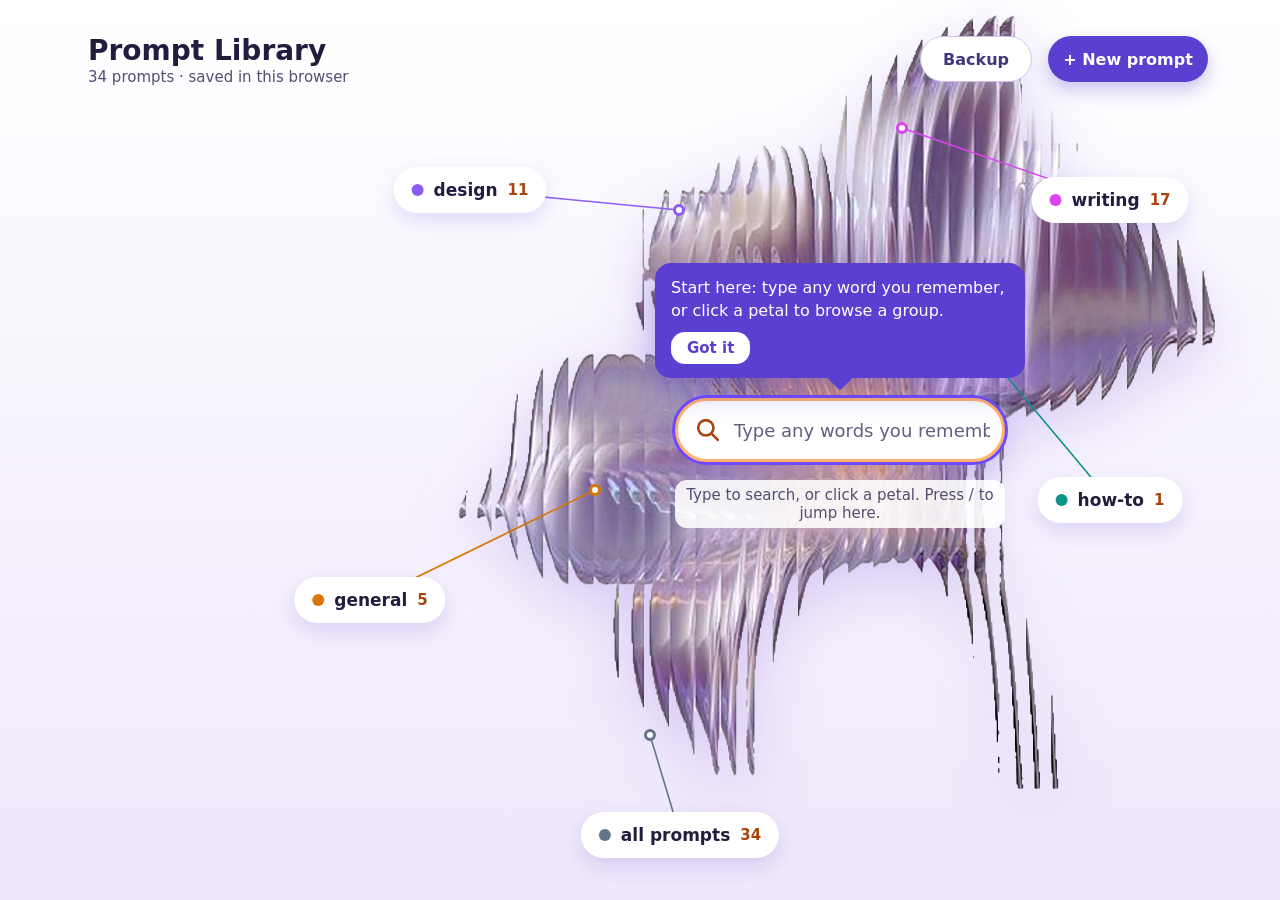
<file: index.html>
<!doctype html>
<html lang="en">
<head>
<meta charset="utf-8">
<meta name="viewport" content="width=device-width, initial-scale=1">
<title>Prompt Library</title>
<meta name="description" content="imprompto: a flower-shaped place to keep, search and copy your AI prompts. Everything stays in your own browser.">
<meta name="theme-color" content="#f3edfc">
<link rel="icon" href="data:image/svg+xml,%3Csvg xmlns='http://www.w3.org/2000/svg' viewBox='0 0 32 32'%3E%3Ccircle cx='16' cy='16' r='14' fill='%23c9b8f5'/%3E%3Ccircle cx='16' cy='16' r='7' fill='%23ffb26b'/%3E%3C/svg%3E">
<link rel="preload" as="image" href="assets/flower.webp" fetchpriority="high">
<style>
:root{color-scheme:light;--ink:#241c3f;--mute:#554d70;--acc:#a8450f;--line:#c25be6;--chip:#efe9fb;--chipink:#43357d;--brand:#5b3fd0}
*{box-sizing:border-box}
html{background:#f3edfc}
html,body{margin:0;height:100%;overflow:hidden;background:linear-gradient(#fff,#efe7fb);color:var(--ink);
  font-family:system-ui,"Segoe UI",Helvetica,sans-serif}
button,input,textarea{font-family:inherit}
button:active{transform:scale(.97)}
:focus-visible{outline:3px solid #6d4aff;outline-offset:2px}
.sr{position:absolute;width:1px;height:1px;overflow:hidden;clip:rect(0 0 0 0);white-space:nowrap}
@media (prefers-reduced-motion:reduce){*{transition:none!important;animation:none!important}}

/* The whole design lives on a fixed stage that is scaled to fit the window. */
#stage{position:absolute;left:0;top:0;width:1200px;height:900px;transform-origin:0 0}
#flower{position:absolute;left:373px;top:14px;width:816px;height:776px;pointer-events:none;
  filter:drop-shadow(0 16px 30px rgba(120,80,220,.25));animation:float 8s ease-in-out infinite alternate;will-change:transform}
@keyframes float{from{transform:translateY(0)}to{transform:translateY(-10px)}}
@keyframes pulse{0%,100%{opacity:.7;transform:scale(1)}50%{opacity:1;transform:scale(1.12)}}
@keyframes pop{from{opacity:0;scale:.85}}
@keyframes rowin{from{opacity:0;transform:translateY(8px)}}
#bloom{position:absolute;width:260px;height:260px;margin:-130px 0 0 -130px;border-radius:50%;pointer-events:none;opacity:0;
  background:radial-gradient(circle,var(--c,#8b5cf6),transparent 68%);transition:opacity .25s;mix-blend-mode:multiply}
#bloom.on{opacity:.42}
#lines{position:absolute;inset:0;width:100%;height:100%;pointer-events:none;overflow:visible}
.brand{position:absolute;left:48px;top:36px}
.brand h1{margin:0;font-size:28px;font-weight:800;line-height:1.1}
.brand span{font-size:15px;color:var(--mute)}
.hbtn{position:absolute;top:36px;height:46px;border-radius:23px;font-size:16px;font-weight:700;cursor:pointer;padding:0}
#new{left:1008px;width:160px;background:var(--brand);color:#fff;border:0;box-shadow:0 8px 18px rgba(91,63,208,.3)}
#bkbtn{left:880px;width:112px;background:#fff;border:1.5px solid #cfc3ee;color:var(--chipink)}

/* category labels on the petals (each has its own colour) */
.lab{position:absolute;height:46px;border-radius:23px;background:#fff;display:flex;align-items:center;gap:10px;
  padding:0 18px;font-size:17px;font-weight:700;cursor:pointer;border:0;color:var(--ink);
  transform:translate(-50%,-50%);box-shadow:0 8px 20px rgba(106,75,214,.18);transition:opacity .25s,box-shadow .2s;white-space:nowrap;
  animation:pop .5s backwards}
.lab b{width:12px;height:12px;border-radius:50%;background:var(--c)}
.lab i{font-style:normal;color:var(--acc);font-size:15px}
.lab:hover,.lab:focus-visible,.lab.on{box-shadow:0 0 0 2px var(--c),0 12px 24px rgba(106,75,214,.22)}
.dot{position:absolute;width:12px;height:12px;margin:-6px 0 0 -6px;border-radius:50%;background:#fff;border:3px solid var(--c);
  animation:pop .5s backwards;transition:box-shadow .25s,opacity .25s}
.dot.hot{box-shadow:0 0 0 7px color-mix(in srgb,var(--c) 30%,transparent)}
body.searching .lab,body.searching .dot,body.searching .hint,body.searching .tie,body.searching #coach{opacity:0;pointer-events:none}
.hint,.tie{transition:opacity .25s}

/* search bar sitting on the pollen */
#glow{position:absolute;left:680px;top:310px;width:240px;height:240px;border-radius:50%;
  background:radial-gradient(circle,rgba(255,185,138,.6),rgba(255,185,138,0) 70%);pointer-events:none;animation:pulse 4s ease-in-out infinite}
#bar{position:absolute;left:635px;top:398px;width:330px;height:64px;border-radius:32px;background:#fff;
  border:3px solid #ffb26b;display:flex;align-items:center;padding:0 10px 0 18px;gap:12px;box-shadow:0 12px 26px rgba(106,75,214,.2)}
#bar svg{flex:none}
#q{flex:1;min-width:0;border:0;outline:0;background:none;font-size:18px;color:var(--ink);font-weight:600}
#q::placeholder{color:#645d80;font-weight:400}
#bar:focus-within{box-shadow:0 0 0 3px #6d4aff,0 12px 26px rgba(106,75,214,.2)}
#clr{flex:none;width:38px;height:38px;border-radius:50%;border:0;background:var(--chip);color:var(--chipink);font-size:22px;line-height:1;cursor:pointer;display:none}
#clr.show{display:block}
.hint{position:absolute;background:rgba(255,255,255,.88);border-radius:12px;padding:6px 8px;left:635px;width:330px;top:480px;text-align:center;font-size:15px;color:var(--mute)}
#coach{position:absolute;left:615px;bottom:522px;width:370px;background:var(--brand);color:#fff;border-radius:16px;padding:14px 16px;font-size:16px;line-height:1.4;
  box-shadow:0 14px 30px rgba(91,63,208,.35);transition:opacity .25s;animation:pop .6s .6s backwards;display:none}
#coach.show{display:block}
#coach:after{content:"";position:absolute;left:50%;bottom:-9px;margin-left:-9px;width:18px;height:18px;background:var(--brand);transform:rotate(45deg);border-radius:3px}
#coach button{display:block;margin-top:10px;border:0;border-radius:14px;background:#fff;color:var(--brand);font-weight:700;font-size:15px;padding:7px 16px;cursor:pointer}

/* results box: joined to the pollen by a line, like the reference */
#box{position:absolute;left:48px;top:120px;width:400px;height:660px;background:rgba(255,255,255,.95);
  border:1.6px solid var(--line);opacity:0;transform:scale(.96);transform-origin:100% 0;pointer-events:none;
  transition:opacity .22s,transform .22s;display:flex;flex-direction:column}
#box.show{opacity:1;transform:none;pointer-events:auto}
#tab{position:absolute;left:-1.6px;top:-25px;height:24px;padding:0 12px;background:var(--line);color:#fff;
  font-size:14px;font-weight:700;letter-spacing:.5px;line-height:24px;white-space:nowrap}
#head{flex:none;padding:18px 18px 8px;font-size:13px;font-weight:700;letter-spacing:1.2px;color:var(--mute);text-transform:uppercase;
  white-space:nowrap;overflow:hidden;text-overflow:ellipsis}
#cats{flex:none;display:flex;gap:8px;padding:2px 14px 10px;overflow-x:auto}
#cats,#chips{scrollbar-width:none}
#cats::-webkit-scrollbar,#chips::-webkit-scrollbar{display:none}
.cb{flex:none;height:36px;border-radius:18px;border:1.5px solid #d9cff2;background:#fff;padding:0 14px;font-size:14px;font-weight:700;
  color:var(--ink);cursor:pointer;display:flex;align-items:center;gap:7px}
.cb b{width:10px;height:10px;border-radius:50%;background:var(--c,#64748b)}
.cb.on{background:var(--chipink);border-color:var(--chipink);color:#fff}
#list{overflow:auto;flex:1;padding:0 8px 8px}
.r{padding:14px 12px 10px;border-radius:12px;cursor:pointer;margin-bottom:2px;animation:rowin .28s backwards}
.r:hover,.r.cur{background:#f1e6fd}
.r .hd{display:flex;justify-content:space-between;gap:10px;align-items:baseline}
.r h3{margin:0;font-size:17px;font-weight:700;line-height:1.3}
.r .cp{flex:none;font-size:14px;font-weight:700;color:var(--acc);opacity:0}
.r:hover .cp,.r.cur .cp,.r.done .cp{opacity:1}
.r p{margin:5px 0 0;font-size:14px;line-height:1.45;color:var(--mute);display:-webkit-box;-webkit-line-clamp:2;-webkit-box-orient:vertical;overflow:hidden}
.r mark{background:none;color:var(--acc);font-weight:800}
.ft{display:flex;justify-content:space-between;align-items:center;gap:8px;margin-top:8px;min-height:34px}
.chips{display:flex;gap:6px;flex-wrap:wrap}
.chips span{background:var(--chip);color:var(--chipink);font-size:13px;padding:3px 10px;border-radius:12px}
.you{background:#ffe3cc!important;color:var(--acc)!important;font-weight:700}
.acts{flex:none;display:flex;gap:2px}
.act{border:0;background:none;color:var(--chipink);font-size:14px;font-weight:700;cursor:pointer;padding:6px 10px;border-radius:8px;text-decoration:underline}
.none{padding:26px 16px;color:var(--mute);font-size:16px;line-height:1.5}
.none .sug{display:flex;flex-wrap:wrap;gap:8px;margin-top:12px}
#foot{flex:none;padding:10px 16px 12px;font-size:13px;color:var(--mute);border-top:1px solid #efe7fb}

/* pop-up windows */
.ov{position:absolute;inset:0;background:rgba(36,28,63,.4);display:none;z-index:5;align-items:center;justify-content:center}
.ov.show{display:flex}
.dlg{width:520px;max-width:94%;background:#fff;border-radius:20px;padding:24px 26px;box-shadow:0 24px 60px rgba(60,30,140,.3);font-size:16px;animation:pop .2s}
.dlg h2{margin:0 0 12px;font-size:21px}
.dlg label{display:block;font-size:13px;font-weight:700;color:var(--mute);margin:12px 0 5px;letter-spacing:.5px}
.dlg input[type=text],.dlg textarea{width:100%;border:1.5px solid #d9cff2;border-radius:10px;padding:10px 12px;font-size:16px;color:var(--ink)}
.dlg textarea{height:150px;resize:vertical}
.btns{display:flex;gap:10px;align-items:center;margin-top:16px;flex-wrap:wrap}
.btn{border:0;border-radius:20px;padding:10px 20px;cursor:pointer;font-size:16px;font-weight:700;background:var(--chip);color:var(--chipink)}
.btn.main{background:var(--brand);color:#fff}
.err{color:#a3180f;font-size:14px;margin-top:6px;min-height:18px}
.dlg p{margin:0 0 6px;line-height:1.5;color:var(--mute)}
#toast{position:absolute;left:50%;bottom:50px;transform:translateX(-50%);background:var(--ink);color:#fff;padding:10px 18px;border-radius:18px;
  font-size:15px;opacity:0;transition:opacity .25s;pointer-events:none;z-index:6;max-width:90%;text-align:center}
#toast.show{opacity:1}

/* phone / small-window layout: a 420-wide stage, categories on top, flower, results underneath */
#chips{display:none}
html:has(body.mobile){overflow-x:hidden;overflow-y:auto;height:auto}
body.mobile{height:auto;min-height:100vh;overflow-x:hidden;overflow-y:auto;background:linear-gradient(#fff,#efe7fb) fixed}
body.mobile #flower{left:0;top:124px;width:420px;height:399px}
body.mobile #bloom{display:none}
body.mobile .brand{left:16px;top:14px}
body.mobile .brand h1{font-size:19px}
body.mobile .brand span{font-size:13px}
body.mobile .sv{display:none}
body.mobile .hbtn{top:12px;height:44px;font-size:15px}
body.mobile #new{left:268px;width:136px}
body.mobile #bkbtn{left:176px;width:84px}
body.mobile #glow{left:100px;top:218px;width:240px;height:240px}
body.mobile #bar{left:70px;top:306px;width:280px;height:64px}
body.mobile .lab,body.mobile .dot,body.mobile .hint,body.mobile .tie{display:none}
body.mobile #coach{left:50px;bottom:672px;width:320px;font-size:15px}
body.mobile #chips{display:flex;position:absolute;left:16px;top:70px;width:388px;gap:8px;overflow-x:auto;padding:2px 2px 8px}
.chipbtn{flex:none;height:44px;border-radius:22px;border:0;background:#fff;padding:0 16px;font-size:15px;font-weight:700;color:var(--ink);
  cursor:pointer;box-shadow:0 4px 10px rgba(106,75,214,.14);display:flex;align-items:center;gap:8px}
.chipbtn b{width:11px;height:11px;border-radius:50%;background:var(--c,#64748b)}
.chipbtn i{font-style:normal;color:var(--acc)}
.chipbtn.on{box-shadow:0 0 0 2px var(--c,#64748b)}
body.mobile #box{left:16px;top:544px;width:388px;height:400px;transform-origin:50% 0}
body.mobile .r .cp{opacity:1}
body.mobile .act{padding:11px 12px}
body.mobile #foot{display:none}
body.mobile .dlg{width:380px}
</style>
</head>
<body>
<main id="stage">
  <img id="flower" src="assets/flower.webp" alt="" width="583" height="554" fetchpriority="high">
  <div id="bloom" aria-hidden="true"></div>
  <svg id="lines" viewBox="0 0 1200 900" aria-hidden="true"></svg>
  <div class="brand"><h1>Prompt Library</h1><span id="total"></span></div>
  <button class="hbtn" id="bkbtn">Backup</button>
  <button class="hbtn" id="new">+ New prompt</button>
  <div id="labels"></div>
  <div id="chips" role="group" aria-label="Categories"></div>
  <div id="glow"></div>
  <div id="bar">
    <svg width="24" height="24" viewBox="0 0 22 22" fill="none" stroke="#a8450f" stroke-width="2.4" stroke-linecap="round" aria-hidden="true"><circle cx="9" cy="9" r="7"/><line x1="14.5" y1="14.5" x2="20" y2="20"/></svg>
    <input id="q" type="text" role="combobox" aria-controls="list" aria-expanded="false" aria-autocomplete="list" placeholder="Type any words you remember…" maxlength="200" autocomplete="off" spellcheck="false" aria-label="Search your prompts" autofocus>
    <button id="clr" aria-label="Clear search">&times;</button>
  </div>
  <div class="hint" id="hint">Type to search, or click a petal. Press / to jump here.</div>
  <div id="coach" role="status">Start here: type any word you remember, or click a petal to browse a group.<button id="coach-ok">Got it</button></div>
  <div id="box"><div id="tab"></div><div id="head"></div><div id="cats" role="group" aria-label="Filter by category"></div>
    <div id="list" role="listbox" aria-label="Results"></div>
    <div id="foot">↑ ↓ to move · Enter to copy · Esc to clear</div></div>
  <div class="sr" id="live" role="status" aria-live="polite"></div>

  <div class="ov" id="modal"><div class="dlg" role="dialog" aria-modal="true" aria-labelledby="ftitle">
    <h2 id="ftitle">New prompt</h2>
    <label for="f-title">TITLE</label><input type="text" id="f-title" maxlength="80" placeholder="e.g. Explain like I'm five">
    <label for="f-cat">CATEGORY</label><input type="text" id="f-cat" list="catlist" maxlength="30" placeholder="design, writing, general…"><datalist id="catlist"></datalist>
    <label for="f-tags">TAGS (SEPARATE WITH COMMAS)</label><input type="text" id="f-tags" placeholder="teaching, explain">
    <label for="f-text">PROMPT</label><textarea id="f-text" placeholder="Paste your prompt here…"></textarea>
    <div class="err" id="ferr" role="alert"></div>
    <div class="btns"><button class="btn main" id="f-save">Save</button><button class="btn" id="f-cancel">Cancel</button></div>
  </div></div>

  <div class="ov" id="bkmodal"><div class="dlg" role="dialog" aria-modal="true" aria-labelledby="btitle">
    <h2 id="btitle">Backup</h2>
    <p>Prompts you add are saved in this browser only. Download a backup to keep them safe, or load one to bring them back.</p>
    <div class="err" id="berr" role="alert"></div>
    <div class="btns"><button class="btn main" id="f-export">Download backup</button><button class="btn" id="f-import">Load backup</button><button class="btn" id="b-close">Close</button></div>
    <input type="file" id="f-file" accept="application/json" hidden>
  </div></div>
  <div id="toast" role="status"></div>
</main>
<script>
const BUILTIN = [{"title": "Abstract beverage can graphic", "category": "design", "tags": ["graphic-design", "image-gen", "packaging"], "text": "Continuous pattern vector print for a craft soda can, abstract liquid marbling in coral pink, sunny yellow, and turquoise blue, wavy organic fluid motion, Bauhaus influence, crisp vector details", "file": "prompts/design/abstract-beverage-can-graphic.md"}, {"title": "Cyberpunk event poster", "category": "design", "tags": ["graphic-design", "image-gen", "poster"], "text": "Retro-futuristic synthwave concert poster, a sleek sports car driving toward a neon grid horizon with a massive low-poly glowing sun, bold Japanese typography on sides, heavy grain, dramatic rim lighting in magenta and deep navy blue, 1980s VHS tape cover vibe", "file": "prompts/design/cyberpunk-event-poster.md"}, {"title": "Eco-friendly skincare packaging", "category": "design", "tags": ["graphic-design", "image-gen", "packaging"], "text": "Product photography shot of a luxury organic cosmetic bottle made of frosted amber glass with a raw oak cap, resting on smooth wet river stones surrounded by lush green moss, soft morning sunlight filtering through leaves, natural botanical aesthetic, 8k resolution studio setup", "file": "prompts/design/eco-friendly-skincare-packaging.md"}, {"title": "Isometric 3D web illustration", "category": "design", "tags": ["graphic-design", "image-gen", "ui"], "text": "Isometric 3D illustration of a modern smart city powered by green energy, featuring wind turbines, solar panel roofs, floating electric transport pods, vibrant color palette, claymation matte texture, studio lighting, clean background for web landing page", "file": "prompts/design/isometric-3d-web-illustration.md"}, {"title": "Mascot logo", "category": "design", "tags": ["graphic-design", "image-gen", "logo"], "text": "Dynamic e-sports team logo featuring a stylized cybernetic wolf head, sharp aggressive angles, glowing cyan and dark charcoal grey tone, bold athletic badge layout, clean vector graphic --no text", "file": "prompts/design/mascot-logo.md"}, {"title": "Minimalist tech monogram", "category": "design", "tags": ["graphic-design", "image-gen", "logo"], "text": "Minimalist vector logo for a modern AI tech startup named 'Aether', geometric letter A intertwined with a neural network node, flat design, sharp edges, blue and neon violet gradient, isolated on solid white background, high contrast, clean SVG style --no shadows, gradients photo realism", "file": "prompts/design/minimalist-tech-monogram.md"}, {"title": "Minimalist typographic layout", "category": "design", "tags": ["graphic-design", "image-gen", "poster"], "text": "Swiss style graphic design poster, abstract bold geometric shapes, high-contrast composition using electric orange, off-white, and deep jet black, grid-aligned structure, clean negative space, mid-century modern aesthetic, screen-printed texture", "file": "prompts/design/minimalist-typographic-layout.md"}, {"title": "Neumorphic mobile app card", "category": "design", "tags": ["graphic-design", "image-gen", "ui"], "text": "UI design element, 3D render of a soft neumorphic credit card floating in mid-air, smooth frosted glass texture, soft ambient shadows, subtle iridescent sheen, pastel lavender and mint green background, hyper-minimalist, sleek digital interface aesthetic", "file": "prompts/design/neumorphic-mobile-app-card.md"}, {"title": "Tips to master graphic design prompts", "category": "design", "tags": ["graphic-design", "tips", "midjourney"], "text": "- Specify the Medium/Style: Use terms like vector, 3D render, isometric, woodcut line-art, flat design, or Swiss style.\n- Define Lighting & Texture: Mention details like frosted glass, screen-printed texture, matte finish, studio lighting, or neon rim light.\n- Control Output with Negatives: Use negative prompts (--no in Midjourney/Flux) to exclude unwanted details like photorealistic lighting, complex backgrounds, or garbled text.", "file": "prompts/design/tips-to-master-graphic-design-prompts.md"}, {"title": "UI redesign from reference", "category": "design", "tags": ["ui", "svg", "redesign"], "text": "I think you can do better. [issues with old design]. redesign me the [application] using the reference. [what you like about reference]. output 2 svg mockup images.", "file": "prompts/design/ui-redesign-from-reference.md"}, {"title": "Vintage artisanal emblem", "category": "design", "tags": ["graphic-design", "image-gen", "logo"], "text": "Vintage retro emblem logo for a craft coffee roastery, featuring a detailed line-art engraving of a roaring bear holding a coffee branch, distressed woodcut texture, warm mahogany and cream color palette, hand-drawn typography framing the circular border, 19th-century aesthetic", "file": "prompts/design/vintage-artisanal-emblem.md"}, {"title": "Depth to task", "category": "general", "tags": ["rewrite", "prompt-improving"], "text": "I want a deeper version of this task, not a bigger one. Before rewriting it: (1) say what a top professional in this field would do here that I’m not asking for; (2) name the rawest material they would start from instead of what has already been digested for me; (3) name the specific methods and tools they would use; (4) say what, other than you or me, would show the result is right. Then rewrite my prompt to ask for exactly that.", "file": "prompts/general/depth-to-task.md"}, {"title": "Explanation examples and analogies", "category": "general", "tags": ["teaching", "explain"], "text": "You are an experienced teacher and can generate clear, accurate examples for students of concepts. I want you to ask me two questions: What concept do I want explained. Wait for me to answer and then ask me the second question: Who is the audience for the explanation? Then look up the concept and examples of the concept. Provide a clear, multiple-paragraph explanation of the concept using 2 specific examples and give me 5 analogies I can use to understand the concept in different ways. apply the skill after the questions @fast", "file": "prompts/general/explanation-examples-and-analogies.md"}, {"title": "Find sources for my paragraph", "category": "general", "tags": ["research", "writing", "sources"], "text": "Find sources to support my paragraph, give me the context and the links to verify relevance, weave the sources into my writing.", "file": "prompts/general/find-sources-for-my-paragraph.md"}, {"title": "Organising file tree structure", "category": "general", "tags": ["files", "organise"], "text": "Suggest a simple folder structure for these files, with no more than seven top-level folders. Show me the plan as a list of what would move where, and wait for my approval.", "file": "prompts/general/organising-file-tree-structure.md"}, {"title": "Syllabus designer", "category": "general", "tags": ["teaching", "curriculum"], "text": "You are an expert learning designer specializing in building curricula for classes that promote direct instruction, active learning, retrieval practice, formative assessment, low-stakes testing, making connections between concepts, uncovering misconceptions, and interleaving. First ask me what course I'm teaching, including subject matter. Wait for my response. Then ask what learning levels my students are (high school or college). Wait for my response. Then ask how many times my students and I will meet (have class) over the course of the semester and what topics I generally cover. Wait for my response. Then design a curriculum that makes sure students learn effectively.", "file": "prompts/general/syllabus-designer.md"}, {"title": "Edit an app database in BlueStacks via ADB", "category": "how-to", "tags": ["bluestacks", "adb", "sqlite", "android"], "text": "Path: C:\\ProgramData\\BlueStacks_nxt\\Engine\\Pie64\n\nExtract, Edit, and Push via ADB (Recommended). This approach bypasses file system limitations by pulling the database file directly out of the running emulator, editing it on your PC, and pushing it back.\n\n1. Enable ADB in BlueStacks: Settings -> Preferences, check \"Enable Android debugging (ADB)\". Note the port number (usually 5555).\n2. Pull the database file to your PC. In Command Prompt:\n\nadb connect 127.0.0.1:5555\nadb shell \"su -c 'cp /data/data/\u003cyour.app.package>/databases/love_db /sdcard/love_db'\"\nadb pull /sdcard/love_db C:\\Users\\YourUsername\\Desktop\\love_db\n\n(Replace \u003cyour.app.package> with the actual bundle ID of the app.)\n3. Edit the database: open love_db in an SQLite editor (such as DB Browser for SQLite), make your edits, and save.\n4. Push the updated file back:\n\nadb push C:\\Users\\YourUsername\\Desktop\\love_db /sdcard/love_db\nadb shell \"su -c 'cp /sdcard/love_db /data/data/\u003cyour.app.package>/databases/love_db'\"\n\n5. Verification: restart the app inside BlueStacks to confirm your modifications load correctly.", "file": "prompts/how-to/edit-an-app-database-in-bluestacks-via-adb.md"}, {"title": "3-act outline blueprint", "category": "writing", "tags": ["storyline", "plot"], "text": "Draft a detailed 3-Act plot outline for a story with the following premise: [Insert Premise]. Ensure the outline clearly marks:\n- Inciting Incident\n- Plot Point 1 (Point of No Return)\n- Midpoint (False Victory/Defeat & Shifting Stakes)\n- Plot Point 2 (All Hope Is Lost)\n- Climax and Resolution", "file": "prompts/writing/3-act-outline-blueprint.md"}, {"title": "Antagonist motivation", "category": "writing", "tags": ["storyline", "character"], "text": "Draft a character motivation for the antagonist of a story about [Brief Plot]. Avoid making them evil for the sake of evil. Frame their goal so that from their perspective, they are the hero trying to solve a valid problem using drastic measures.", "file": "prompts/writing/antagonist-motivation.md"}, {"title": "Ban AI tropes", "category": "writing", "tags": ["creative-writing", "style"], "text": "Do not use words like 'testament,' 'beacon,' 'tapestry,' or 'delve.' Avoid ending paragraphs with neat summary moral lessons.", "file": "prompts/writing/ban-ai-tropes.md"}, {"title": "Brainstorming obstacles", "category": "writing", "tags": ["creative-writing", "sparring"], "text": "Give me 5 non-cliché physical complications that could prevent my protagonist from leaving the room without raising the alarm.", "file": "prompts/writing/brainstorming-obstacles.md"}, {"title": "Chain-of-thought story steps", "category": "writing", "tags": ["creative-writing", "structure"], "text": "Step 1: Outline the 5 main story beats of the scene.\nStep 2: Generate 3 alternative twists for Beat 3.\nStep 3: Write only the opening sensory hook (50–100 words).\nStep 4: Iterate and expand.", "file": "prompts/writing/chain-of-thought-story-steps.md"}, {"title": "Character profile and fatal flaw", "category": "writing", "tags": ["storyline", "character"], "text": "Create a character profile for a [Role/Archetype] named [Name]. Focus on their internal contradiction: what is their core desire versus their deepest lie/flaw? Outline how this flaw will cause them to make a catastrophic decision in Act 2.", "file": "prompts/writing/character-profile-and-fatal-flaw.md"}, {"title": "Dialogue doctor", "category": "writing", "tags": ["creative-writing", "sparring"], "text": "Rewrite this dialogue exchange 3 ways: 1) where they are hiding a secret, 2) passive-aggressive, 3) fast-paced/clipped.", "file": "prompts/writing/dialogue-doctor.md"}, {"title": "Feed style passages", "category": "writing", "tags": ["creative-writing", "style"], "text": "Analyze the tone, sentence length, and sensory focus of the excerpt below. Then, write a scene about a train station delay using that exact style.\n\n[Insert 1-2 paragraphs of your favorite author or your own best writing]", "file": "prompts/writing/feed-style-passages.md"}, {"title": "High-tension scene beat sheet", "category": "writing", "tags": ["storyline", "scene"], "text": "I need to write a high-tension scene where [Character A] must [Goal] while [Character B] tries to [Opposing Goal]. Provide a scene beat sheet detailing:\n- Opening emotional state\n- The immediate physical or verbal obstacle\n- The escalating stakes mid-scene\n- The turn/realization\n- The cliffhanger or outcome that forces the next action", "file": "prompts/writing/high-tension-scene-beat-sheet.md"}, {"title": "Pacing and twist enhancer", "category": "writing", "tags": ["storyline", "scene"], "text": "Review this scene summary: [Insert Scene Summary]. Suggest 3 plot twists or narrative shifts that escalate the stakes, flip character power dynamics, or reveal a secret that changes the direction of the scene.", "file": "prompts/writing/pacing-and-twist-enhancer.md"}, {"title": "Premise generator", "category": "writing", "tags": ["storyline", "world-building"], "text": "Act as a narrative strategist. Combine the core theme of [Theme, e.g., corporate surveillance] with a genre mashup of [Genre 1] and [Genre 2]. Give me 3 high-concept plot premises, each with a unique central conflict, an inciting incident, and the core stakes for the protagonist.", "file": "prompts/writing/premise-generator.md"}, {"title": "Reverse interviewing (sunken colony ship)", "category": "writing", "tags": ["creative-writing", "interview"], "text": "I have an idea for a sci-fi story set on a sunken colony ship. Act as a investigative journalist interviewing me. Ask me 5 sharp, probing questions one by one to help me flesh out the social hierarchy, energy source, and main conflict of this world.", "file": "prompts/writing/reverse-interviewing-sunken-colony-ship.md"}, {"title": "Sensory layering", "category": "writing", "tags": ["creative-writing", "sparring"], "text": "Here is a flat scene: [Insert text]. Rewrite it focusing strictly on sound, smell, and tactile temperature, omitting visual descriptions.", "file": "prompts/writing/sensory-layering.md"}, {"title": "Setting and environment", "category": "writing", "tags": ["storyline", "world-building"], "text": "I am designing a setting called [Name/Type of Place]. Describe 5 sensory details of this world that reveal its social structure, history, or underlying tension without explicitly explaining it to the reader.", "file": "prompts/writing/setting-and-environment.md"}, {"title": "Subplot integration", "category": "writing", "tags": ["storyline", "plot"], "text": "Here is my main plot: [Brief summary]. Generate 3 distinct subplot options (e.g., romantic, betrayal, mystery, mentor-student) that run parallel to the main narrative and directly mirror or challenge the protagonist's central internal conflict.", "file": "prompts/writing/subplot-integration.md"}, {"title": "The brutal developmental editor", "category": "writing", "tags": ["creative-writing", "persona"], "text": "Act as an aggressive line editor. Read this scene and tell me where the pacing drags, where the dialogue sounds robotic, and which cliché tropes I should cut. Do not rewrite it for me—give me structural critique.", "file": "prompts/writing/the-brutal-developmental-editor.md"}, {"title": "The character psychologist", "category": "writing", "tags": ["creative-writing", "persona"], "text": "Act as a character psychologist. Interview me about my main character's childhood trauma so I can discover their subconscious motivations.", "file": "prompts/writing/the-character-psychologist.md"}];
const KEY = "promptlib.mine.v1", SEEN = "promptlib.seen.v1";
const uid = () => Date.now().toString(36) + Math.random().toString(36).slice(2, 8);
const str = v => (typeof v === "string" || typeof v === "number") ? String(v) : "";
const slug = v => str(v).trim().toLowerCase().replace(/\s+/g, "-");
/* turns anything (saved data, imported file) into a safe prompt, or null if it is not one */
function clean(p) {
  if (!p || typeof p !== "object" || Array.isArray(p)) return null;
  const title = str(p.title).trim(), text = str(p.text).trim();
  if (!title || !text) return null;
  const tags = (Array.isArray(p.tags) ? p.tags : []).map(slug).filter(Boolean);
  return { id: str(p.id) || uid(), title, category: slug(p.category) || "general", tags, text, mine: true };
}
let MINE = [];
function loadMine() {
  try { const j = JSON.parse(localStorage.getItem(KEY) || "[]"); MINE = (Array.isArray(j) ? j : []).map(clean).filter(Boolean); } catch (e) { MINE = []; }
}
loadMine();
const save = () => { try { localStorage.setItem(KEY, JSON.stringify(MINE)); return true; } catch (e) { return false; } };
const all = () => BUILTIN.concat(MINE);
const $ = id => document.getElementById(id);
const esc = s => s.replace(/[&<>"]/g, c => ({"&":"&amp;","<":"&lt;",">":"&gt;",'"':"&quot;"}[c]));
let cat = "";          // "" = no category chosen, "*" = every prompt, otherwise a category name
let cur = 0;           // which result row is highlighted

/* ---- fit the stage into the window (phones and short windows get their own layout) ---- */
const vw = () => document.documentElement.clientWidth || innerWidth;   // real visible width (innerWidth can be stretched on phones)
const isMobile = () => vw() < 700 || vw() < innerHeight * 0.9 || innerHeight < 560;
function fit() {
  const mobile = isMobile();
  document.body.classList.toggle("mobile", mobile);
  const W = mobile ? 420 : 1200, H = mobile ? 960 : 900, st = $("stage");
  st.style.width = W + "px"; st.style.height = H + "px";
  $("lines").setAttribute("viewBox", `0 0 ${W} ${H}`);
  $("q").placeholder = mobile ? "Type words you remember…" : "Type any words you remember…";
  const l = $("link");
  if (l) { const a = mobile ? [210, 370, 210, 544] : [448, 120, 635, 430]; ["x1", "y1", "x2", "y2"].forEach((k, i) => l.setAttribute(k, a[i])); }
  const s = mobile ? Math.min(vw() / W, 1.5) : Math.min(vw() / W, innerHeight / H);
  const x = (vw() - W * s) / 2, y = mobile ? 0 : (innerHeight - H * s) / 2;
  st.style.transform = `translate(${x}px,${y}px) scale(${s})`;
}
addEventListener("resize", fit);

/* ---- categories ---- */
const SPOTS = [                                   // petal positions: label (x,y) and the dot on the flower (dx,dy)
  { x: 430,  y: 190, dx: 639, dy: 210 },
  { x: 1070, y: 200, dx: 862, dy: 128 },
  { x: 330,  y: 600, dx: 555, dy: 490 },
  { x: 1070, y: 500, dx: 933, dy: 336 },
];
const ALLSPOT = { x: 640, y: 835, dx: 610, dy: 735 };
const ORDER = ["design", "writing", "general", "how-to"];
const PAL = ["#8b5cf6", "#d946ef", "#d97706", "#0d9488", "#2563eb", "#dc2626", "#65a30d", "#0891b2"];
const ln = $("lines");
function catList() {
  const D = all(), found = [...new Set(D.map(d => d.category))];
  const ord = [...ORDER.filter(c => found.includes(c)), ...found.filter(c => !ORDER.includes(c)).sort()];
  return ord.map((c, i) => ({ c, n: D.filter(d => d.category === c).length, color: PAL[i % PAL.length] }));
}
function toggleCat(c) { cat = cat === c ? "" : c; $("q").value = ""; render(); }
function bloom(on, dot, color) {
  const b = $("bloom"); if (on) { b.style.cssText = `left:${dot.dx}px;top:${dot.dy}px;--c:${color}`; }
  b.classList.toggle("on", on);
}
function renderLabels() {
  const cats = catList(), D = all();
  $("total").innerHTML = D.length + ' prompts<span class="sv"> · saved in this browser</span>';
  $("hint").textContent = D.length ? "Type to search, or click a petal. Press / to jump here." : "No prompts yet. Press “+ New prompt” to add your first one.";
  $("labels").innerHTML = ""; $("chips").innerHTML = "";
  let tieHtml = "", k = 0;
  const mk = (o, p, label, count, color) => {
    tieHtml += `<g class="tie"><line x1="${p.dx}" y1="${p.dy}" x2="${p.x}" y2="${p.y}" stroke="${color}" stroke-width="1.6"/></g>`;
    const delay = `animation-delay:${0.1 + 0.08 * k++}s`;
    const dot = document.createElement("div"); dot.className = "dot"; dot.style.cssText = `left:${p.dx}px;top:${p.dy}px;--c:${color};${delay}`;
    const b = document.createElement("button"); b.className = "lab"; b.dataset.c = o; b.style.cssText = `left:${p.x}px;top:${p.y}px;--c:${color};${delay}`;
    b.setAttribute("aria-label", `${label}, ${count} prompts`);
    b.innerHTML = `<b></b>${esc(label)} <i>${count}</i>`;
    b.onclick = () => toggleCat(o);
    const on = () => { dot.classList.add("hot"); bloom(true, p, color); }, off = () => { dot.classList.remove("hot"); bloom(false, p, color); };
    b.onmouseenter = b.onfocus = on; b.onmouseleave = b.onblur = off;
    $("labels").append(dot, b);
  };
  cats.slice(0, SPOTS.length).forEach((o, i) => mk(o.c, SPOTS[i], o.c, o.n, o.color));
  mk("*", ALLSPOT, "all prompts", D.length, "#64748b");
  [{ c: "*", n: D.length, color: "#64748b", label: "all" }, ...cats].forEach(o => {
    const ch = document.createElement("button"); ch.className = "chipbtn"; ch.dataset.c = o.c; ch.style.setProperty("--c", o.color);
    ch.innerHTML = `<b></b>${esc(o.label || o.c)}<i>${o.n}</i>`; ch.onclick = () => toggleCat(o.c); $("chips").append(ch);
  });
  ln.querySelectorAll(".tie").forEach(n => n.remove());
  ln.insertAdjacentHTML("afterbegin", tieHtml);
  $("catlist").innerHTML = cats.map(o => `<option value="${esc(o.c)}">`).join("");
}
ln.innerHTML = `<line id="link" x1="448" y1="120" x2="635" y2="430" stroke="#c25be6" stroke-width="1.8" opacity="0" style="transition:opacity .22s"/>`;
renderLabels(); fit();

/* ---- search (every word must match somewhere; tiny typos allowed) ---- */
function near(a, b) {                       // true if the words differ by one typo
  if (a === b) return true;
  if (Math.abs(a.length - b.length) > 1) return false;
  if (a.length === b.length) {
    let i = 0; while (i < a.length && a[i] === b[i]) i++;
    if (i === a.length) return true;
    if (a.slice(i + 1) === b.slice(i + 1)) return true;                                    // one wrong letter
    return a[i] === b[i + 1] && a[i + 1] === b[i] && a.slice(i + 2) === b.slice(i + 2);   // two letters swapped
  }
  const [s, l] = a.length < b.length ? [a, b] : [b, a];
  let i = 0; while (i < s.length && s[i] === l[i]) i++;
  return s.slice(i) === l.slice(i + 1);                                                    // one missing letter
}
const fold = s => String(s).normalize("NFD").replace(/[̀-ͯ]/g, "").toLowerCase();
const cache = new WeakMap();
function hay(item) {
  let h = cache.get(item);
  if (!h) {
    const title = fold(item.title), tags = fold(item.category + " " + item.tags.join(" ")), text = fold(item.text);
    h = { title, tags, text, words: [...new Set((title + " " + tags + " " + text).split(/[^a-z0-9']+/).filter(w => w.length >= 4))] };
    cache.set(item, h);
  }
  return h;
}
function score(item, terms) {
  const h = hay(item);
  let total = 0;
  for (const t of terms) {
    let s = 0;
    if (h.title.includes(t)) s = 5; else if (h.tags.includes(t)) s = 4; else if (h.text.includes(t)) s = 2;
    else if (t.length >= 4 && h.words.some(w => near(t, w))) s = 1;
    if (!s) return 0;
    total += s;
  }
  return total;
}
function hl(s, terms) {                       // highlight on the plain text, escape each piece afterwards
  const ts = terms.filter(t => t.length > 1).sort((a, b) => b.length - a.length);
  if (!ts.length) return esc(s);
  const re = new RegExp("(" + ts.map(t => t.replace(/[.*+?^${}()|[\]\\]/g, "\\$&")).join("|") + ")", "gi");
  return s.split(re).map((part, i) => i % 2 ? "<mark>" + esc(part) + "</mark>" : esc(part)).join("");
}

function render() {
  const raw = $("q").value.trim();
  const terms = [...new Set(fold(raw).split(/\s+/).filter(Boolean))].slice(0, 8).map(w => w.slice(0, 60));
  const active = !!(terms.length || cat);
  document.body.classList.toggle("searching", active);
  $("clr").classList.toggle("show", !!$("q").value);
  document.querySelectorAll(".lab,.chipbtn").forEach(l => { const on = l.dataset.c === cat; l.classList.toggle("on", on); l.setAttribute("aria-pressed", on); });
  $("box").classList.toggle("show", active);
  $("q").setAttribute("aria-expanded", active);
  $("link").setAttribute("opacity", active ? 1 : 0);
  if (!active) { $("q").removeAttribute("aria-activedescendant"); return; }

  const restrict = cat && cat !== "*";
  const rows = all().map(d => ({ d, s: terms.length ? score(d, terms) : 1 }))
    .filter(r => r.s && (!restrict || r.d.category === cat));
  if (terms.length) rows.sort((a, b) => b.s - a.s);

  $("tab").textContent = "results · " + rows.length;
  $("live").textContent = rows.length + (rows.length === 1 ? " result" : " results");
  $("head").textContent = terms.length ? `Best matches for “${raw}”` + (restrict ? ` in ${cat}` : "") : (restrict ? `Category · ${cat}` : "All prompts");
  const cl = catList();
  $("cats").innerHTML = "";
  [{ c: "*", color: "#64748b", label: "all" }, ...cl].forEach(o => {
    const on = o.c === "*" ? !restrict : cat === o.c;
    const b = document.createElement("button"); b.className = "cb" + (on ? " on" : ""); b.setAttribute("aria-pressed", on);
    b.style.setProperty("--c", o.color); b.innerHTML = `<b></b>${esc(o.label || o.c)}`;
    b.onclick = () => { cat = o.c; render(); };
    $("cats").append(b);
  });
  const list = $("list"); list.innerHTML = ""; list.scrollTop = 0; cur = 0;
  if (!rows.length) {
    list.innerHTML = '<div class="none">Nothing found. Try fewer or different words' + (cl.length ? ", or browse a group:" : ".") + '<div class="sug"></div></div>';
    cl.slice(0, 6).forEach(o => { const b = document.createElement("button"); b.className = "cb"; b.style.setProperty("--c", o.color); b.innerHTML = `<b></b>${esc(o.c)}`; b.onclick = () => { $("q").value = ""; cat = o.c; render(); }; list.querySelector(".sug").append(b); });
    $("q").removeAttribute("aria-activedescendant"); return;
  }
  rows.forEach(({ d }, i) => {
    const r = document.createElement("div");
    r.className = "r" + (i === 0 ? " cur" : ""); r.id = "r" + i; r.setAttribute("role", "option"); r.setAttribute("aria-selected", i === 0);
    r.style.animationDelay = Math.min(i, 8) * 25 + "ms";
    r.title = d.text.slice(0, 400);
    r.innerHTML = `<div class="hd"><h3>${hl(d.title, terms)}</h3><span class="cp">Copy</span></div>
      <p>${hl(d.text.replace(/\s+/g, " "), terms)}</p>
      <div class="ft"><div class="chips">${d.mine ? '<span class="you">yours</span>' : ""}${d.tags.map(t => `<span>${esc(t)}</span>`).join("")}</div>
      ${d.mine ? `<div class="acts"><button class="act" data-a="edit" aria-label="Edit ${esc(d.title)}">Edit</button><button class="act" data-a="del" aria-label="Delete ${esc(d.title)}">Delete</button></div>` : ""}</div>`;
    r.onclick = ev => {
      const btn = ev.target.closest && ev.target.closest("[data-a]"), a = btn && btn.dataset.a;
      if (a === "edit") return openForm(d);
      if (a === "del") { if (confirm("Delete this prompt?")) { MINE = MINE.filter(m => m.id !== d.id); save(); renderLabels(); render(); toast("Deleted"); } return; }
      copy(d.text, r);
    };
    list.appendChild(r);
  });
  $("q").setAttribute("aria-activedescendant", "r0");
}
function move(step) {                                    // arrow keys
  const rows = [...document.querySelectorAll("#list .r")]; if (!rows.length) return;
  cur = Math.max(0, Math.min(rows.length - 1, cur + step));
  rows.forEach((r, i) => { r.classList.toggle("cur", i === cur); r.setAttribute("aria-selected", i === cur); });
  rows[cur].scrollIntoView && rows[cur].scrollIntoView({ block: "nearest" });
  $("q").setAttribute("aria-activedescendant", rows[cur].id);
}
async function copy(text, row) {
  const cp = row.querySelector(".cp");
  try { await navigator.clipboard.writeText(text); cp.textContent = "Copied"; toast("Copied to clipboard"); }
  catch { cp.textContent = "Press Ctrl+C"; getSelection().selectAllChildren(row); }
  row.classList.add("done");
  setTimeout(() => { cp.textContent = "Copy"; row.classList.remove("done"); }, 1400);
}

/* ---- first-visit tip ---- */
function seenIt() { try { return !!localStorage.getItem(SEEN); } catch (e) { return true; } }
function dismissCoach() { $("coach").classList.remove("show"); try { localStorage.setItem(SEEN, "1"); } catch (e) {} }
if (!seenIt() && all().length) $("coach").classList.add("show");
$("coach-ok").onclick = dismissCoach;

$("q").addEventListener("input", () => { if ($("q").value) cat = ""; dismissCoach(); render(); });
$("clr").onclick = () => { $("q").value = ""; cat = ""; render(); $("q").focus(); };
const openOverlay = () => document.querySelector(".ov.show");
addEventListener("keydown", e => {
  const ov = openOverlay();
  if (e.key === "Escape") { $("q").value = ""; cat = ""; closeModals(); dismissCoach(); render(); return; }
  if (e.key === "/" && !ov && !/^(INPUT|TEXTAREA)$/.test(e.target.tagName || "")) { e.preventDefault(); $("q").focus(); return; }
  if (e.key === "Tab" && ov) {                                              // keep keyboard focus inside the pop-up
    const f = [...ov.querySelectorAll("input:not([hidden]),textarea,button")].filter(x => !x.disabled);
    if (!f.length) return;
    const first = f[0], last = f[f.length - 1];
    if (e.shiftKey && document.activeElement === first) { e.preventDefault(); last.focus(); }
    else if (!e.shiftKey && document.activeElement === last) { e.preventDefault(); first.focus(); }
    return;
  }
  if (ov || e.isComposing || !$("box").classList.contains("show")) return;
  if (e.key === "ArrowDown") { e.preventDefault(); move(1); }
  else if (e.key === "ArrowUp") { e.preventDefault(); move(-1); }
  else if (e.key === "Enter" && e.target.id === "q") { const rows = document.querySelectorAll("#list .r"); if (rows[cur]) rows[cur].click(); }
});

/* ---- pop-up windows ---- */
let lastFocus = null;
function showModal(id, focusId) { lastFocus = document.activeElement; $(id).classList.add("show"); $(focusId).focus(); dismissCoach(); }
function closeModals() {
  const was = openOverlay();
  document.querySelectorAll(".ov").forEach(o => o.classList.remove("show"));
  if (was && lastFocus && lastFocus.focus) lastFocus.focus();
}
let editing = null;
function toast(msg) { const el = $("toast"); el.textContent = msg; el.classList.add("show"); clearTimeout(toast.t); toast.t = setTimeout(() => el.classList.remove("show"), 1900); }
function openForm(d) {
  editing = d && d.mine ? d.id : null;
  $("ftitle").textContent = editing ? "Edit prompt" : "New prompt";
  $("f-title").value = d ? d.title : ""; $("f-cat").value = d ? d.category : (cat && cat !== "*" ? cat : "");
  $("f-tags").value = d ? d.tags.join(", ") : ""; $("f-text").value = d ? d.text : "";
  $("ferr").textContent = ""; showModal("modal", "f-title");
}
const closeForm = closeModals;
addEventListener("storage", e => { if (e.key === KEY || e.key === null) { loadMine(); renderLabels(); render(); } });   // another tab changed things
$("new").onclick = () => openForm(null);
$("f-cancel").onclick = closeModals;
$("bkbtn").onclick = () => { $("berr").textContent = ""; showModal("bkmodal", "f-export"); };
$("b-close").onclick = closeModals;
document.querySelectorAll(".ov").forEach(o => o.addEventListener("mousedown", e => { if (e.target === o) closeModals(); }));
$("f-save").onclick = () => {
  const title = $("f-title").value.trim(), text = $("f-text").value.trim();
  if (!title || !text) { $("ferr").textContent = "Please add a title and the prompt text."; return; }
  const c = clean({ title, text, category: $("f-cat").value, tags: $("f-tags").value.split(",") });
  const old = editing && MINE.find(x => x.id === editing);
  if (old) Object.assign(old, c, { id: old.id }); else MINE.push(c);
  const ok = save();
  closeModals(); renderLabels(); render();
  toast(ok ? (editing ? "Prompt updated" : "Prompt saved") : "Added, but your browser blocked saving. Use Backup.");
};
$("f-export").onclick = () => {
  if (!MINE.length) { toast("You haven't added any prompts yet"); return; }
  const blob = new Blob([JSON.stringify(MINE, null, 2)], { type: "application/json" });
  const a = document.createElement("a"); a.href = URL.createObjectURL(blob); a.download = "my-prompts.json"; a.click();
};
$("f-import").onclick = () => $("f-file").click();
$("f-file").onchange = async e => {
  try {
    const file = e.target.files[0]; if (!file) return;
    const list = JSON.parse(await file.text());
    let n = 0;
    if (!Array.isArray(list)) throw new Error("not a list");
    for (const p of list) { const c = clean(p); if (c && !MINE.some(m => m.id === c.id)) { MINE.push(c); n++; } }
    save(); renderLabels(); render(); closeModals(); toast(n + " prompts imported");
  } catch (err) { $("berr").textContent = "That file isn't a valid backup."; }
  e.target.value = "";
};
render();
</script>
</body>
</html>
</file>
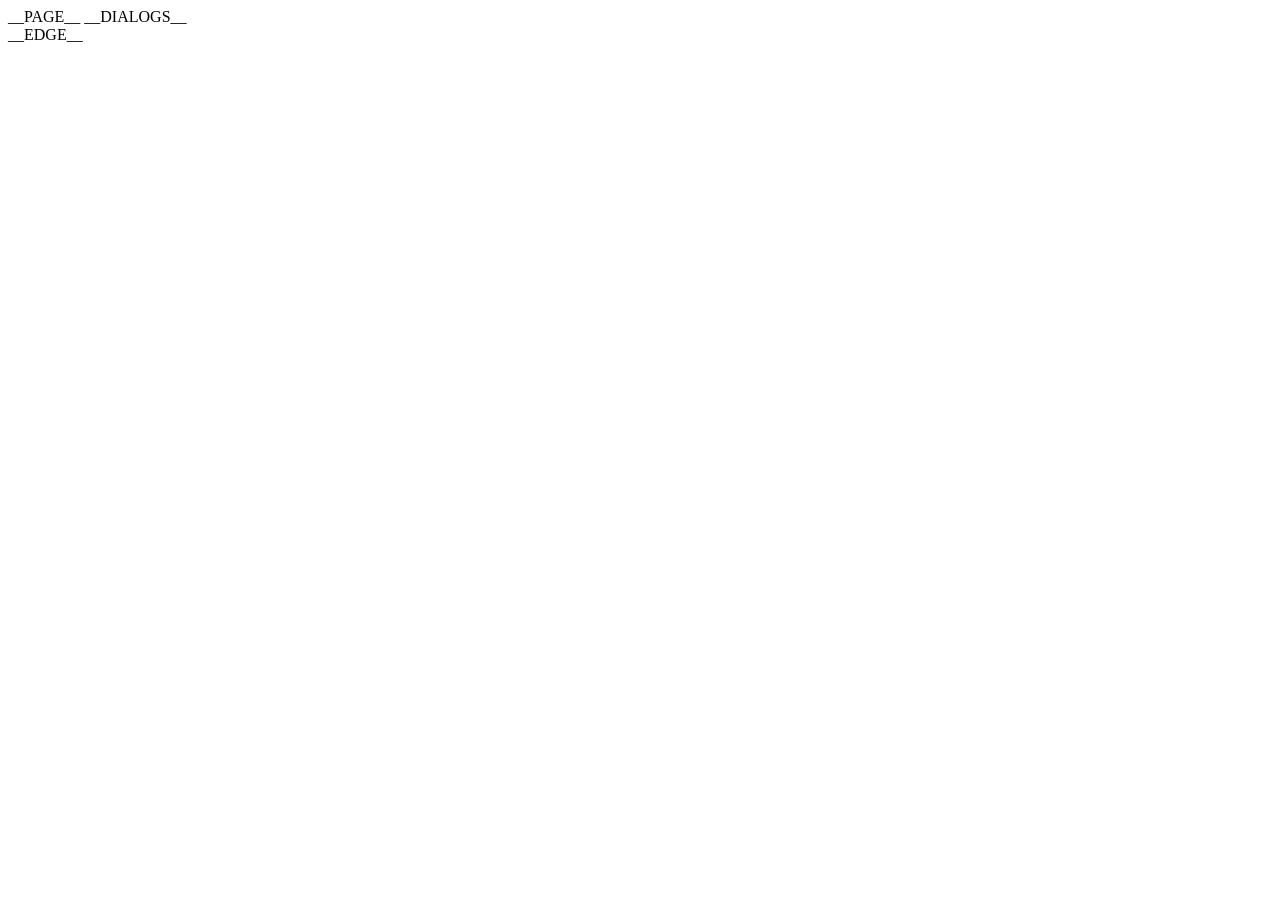
<file: template.html>
<!doctype html>
<html lang="en">
<head>
<meta charset="utf-8">
<meta name="viewport" content="width=device-width, initial-scale=1">
<title>Imprompto</title>
<meta name="description" content="imprompto: a flower-shaped place to keep, search and copy your AI prompts. Everything stays in your own browser.">
<meta name="theme-color" content="#f3edfc">
<link rel="icon" href="data:image/svg+xml,%3Csvg xmlns='http://www.w3.org/2000/svg' viewBox='-50 -50 100 100'%3E%3Cellipse rx='12' ry='30' cy='-20' fill='%235b3fd0' transform='rotate(0)'/%3E%3Cellipse rx='12' ry='30' cy='-20' fill='%23c25be6' transform='rotate(72)'/%3E%3Cellipse rx='12' ry='30' cy='-20' fill='%235b3fd0' transform='rotate(144)'/%3E%3Cellipse rx='12' ry='30' cy='-20' fill='%23c25be6' transform='rotate(216)'/%3E%3Cellipse rx='12' ry='30' cy='-20' fill='%235b3fd0' transform='rotate(288)'/%3E%3Ccircle r='9' fill='%23fff'/%3E%3C/svg%3E">
<style>
__STYLES__
</style>
</head>
<body>
<main id="stage">
__PAGE__
__DIALOGS__
</main>
__EDGE__
<script>
__SCRIPTS__
</script>
</body>
</html>
</file>
